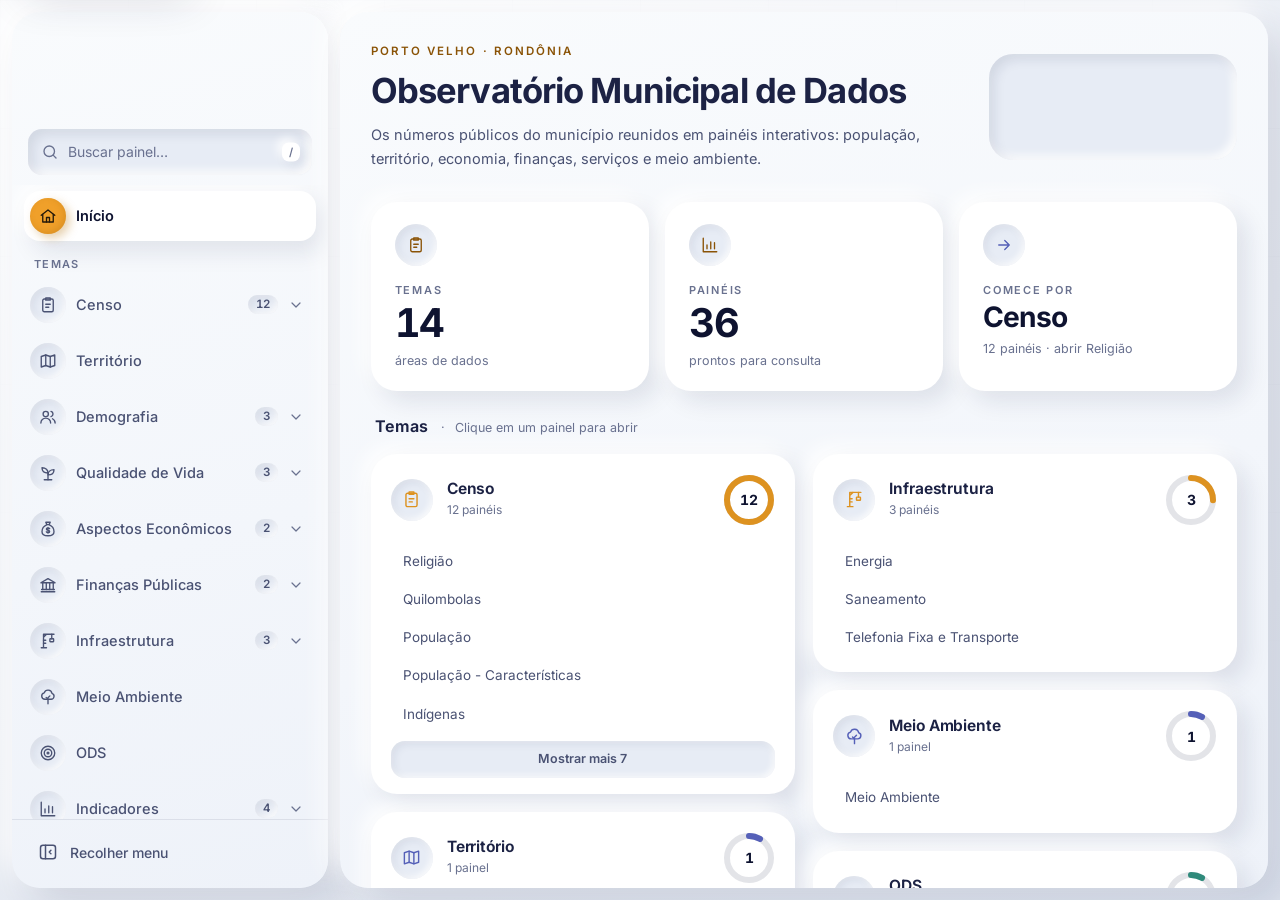
<file: index.html>
<!DOCTYPE html>
<html lang="pt-BR">
<head>
  <meta charset="utf-8">
  <meta name="viewport" content="width=device-width, initial-scale=1, viewport-fit=cover">
  <title>Observatório Municipal de Porto Velho</title>
  <meta name="description" content="Painéis públicos e interativos com dados de Porto Velho: censo, território, demografia, qualidade de vida, economia, finanças públicas, infraestrutura, meio ambiente, ODS e indicadores.">

  <!-- Segurança: só executa scripts/estilos do próprio site e só incorpora iframes do Power BI -->
  <meta http-equiv="Content-Security-Policy" content="default-src 'self'; script-src 'self'; style-src 'self'; font-src 'self'; img-src 'self' data:; frame-src https://app.powerbi.com; connect-src 'self'; manifest-src 'self'; object-src 'none'; base-uri 'self'; form-action 'none'; upgrade-insecure-requests">
  <meta name="referrer" content="strict-origin-when-cross-origin">

  <!-- Identidade / PWA -->
  <meta name="theme-color" content="#f3f6fb">
  <meta name="color-scheme" content="light">
  <link rel="icon" href="assets/img/favicon.ico" sizes="any">
  <link rel="icon" href="assets/img/favicon-32.png" type="image/png" sizes="32x32">
  <link rel="apple-touch-icon" href="assets/img/apple-touch-icon.png">
  <link rel="manifest" href="site.webmanifest">

  <!-- Compartilhamento (WhatsApp, redes sociais) -->
  <meta property="og:type" content="website">
  <meta property="og:locale" content="pt_BR">
  <meta property="og:site_name" content="Observatório Municipal de Porto Velho">
  <meta property="og:title" content="Observatório Municipal de Porto Velho">
  <meta property="og:description" content="Painéis públicos e interativos com dados do município.">
  <meta property="og:image" content="assets/img/og-image.png">
  <meta property="og:image:width" content="1200">
  <meta property="og:image:height" content="630">
  <meta property="og:image:alt" content="Logo do Observatório Municipal de Porto Velho">
  <meta name="twitter:card" content="summary_large_image">

  <!-- Desempenho: fonte própria e conexão antecipada com o Power BI -->
  <link rel="preload" href="assets/fonts/inter-latin-wght-normal.woff2" as="font" type="font/woff2" crossorigin>
  <link rel="preconnect" href="https://app.powerbi.com">
  <link rel="dns-prefetch" href="https://app.powerbi.com">

  <link rel="stylesheet" href="assets/css/styles.css">

  <script src="assets/js/catalogo.js" defer></script>
  <script src="assets/js/app.js" defer></script>

  <script type="application/ld+json">
  {
    "@context": "https://schema.org",
    "@type": "WebSite",
    "name": "Observatório Municipal de Porto Velho",
    "inLanguage": "pt-BR",
    "description": "Painéis públicos e interativos com dados do município de Porto Velho (RO).",
    "about": { "@type": "City", "name": "Porto Velho", "containedInPlace": { "@type": "State", "name": "Rondônia" } }
  }
  </script>
</head>
<body>
  <a class="pular-link" href="#principal">Pular para o conteúdo</a>

  <!-- Ícones (sprite SVG). Uso: <svg class="icone"><use href="#i-nome"/></svg> -->
  <svg class="sprite" aria-hidden="true" focusable="false" xmlns="http://www.w3.org/2000/svg">
    <defs>
      <!-- temas -->
      <symbol id="i-prancheta" viewBox="0 0 24 24"><rect x="5" y="4" width="14" height="17" rx="2"/><path d="M9 2.5h6v3H9z"/><path d="M9 11h6M9 15h4"/></symbol>
      <symbol id="i-mapa" viewBox="0 0 24 24"><path d="M9 4 3 6v14l6-2 6 2 6-2V4l-6 2-6-2z"/><path d="M9 4v14M15 6v14"/></symbol>
      <symbol id="i-pessoas" viewBox="0 0 24 24"><circle cx="9" cy="8" r="3.5"/><path d="M2.5 20a6.5 6.5 0 0 1 13 0"/><path d="M16 4.6a3.5 3.5 0 0 1 0 6.8M18 14.3a6.5 6.5 0 0 1 3.5 5.7"/></symbol>
      <symbol id="i-broto" viewBox="0 0 24 24"><path d="M12 21v-9"/><path d="M12 12C12 8 9.2 5 4 5c0 4.4 3 7 8 7z"/><path d="M12 14.5c0-4 2.8-7 8-7 0 4.4-3 7-8 7z"/><path d="M7 21h10"/></symbol>
      <symbol id="i-dinheiro" viewBox="0 0 24 24"><path d="M9 3h6l-1.6 3.2h-2.8z"/><path d="M10.6 6.2C6.6 8 4 12 4 15.5 4 19 6.6 21 12 21s8-2 8-5.5c0-3.5-2.6-7.5-6.6-9.3"/><path d="M12 10v7.5M14.2 11.6c-.4-.7-1.2-1.1-2.2-1.1-1.2 0-2.2.6-2.2 1.6s1 1.4 2.2 1.6 2.2.6 2.2 1.6-1 1.6-2.2 1.6c-1 0-1.9-.5-2.3-1.2"/></symbol>
      <symbol id="i-predio-publico" viewBox="0 0 24 24"><path d="M2.5 9 12 3.5 21.5 9z"/><path d="M5 9.5V18M9.7 9.5V18M14.3 9.5V18M19 9.5V18"/><path d="M3 21h18M3.5 18h17"/></symbol>
      <symbol id="i-guindaste" viewBox="0 0 24 24"><path d="M6 21V3M6 3h14M6 7l4-4M3 21h7"/><path d="M17 3v6"/><rect x="14.5" y="9" width="5" height="4" rx=".6"/><path d="M6 11h3M6 15h3"/></symbol>
      <symbol id="i-arvore" viewBox="0 0 24 24"><path d="M12 21v-6"/><path d="M8 15h8a4 4 0 0 0 1.3-7.8A5.3 5.3 0 0 0 7 6.5 4.3 4.3 0 0 0 8 15z"/><path d="M12 15l-2.5-2.5M12 13l2.5-2.5"/></symbol>
      <symbol id="i-alvo" viewBox="0 0 24 24"><circle cx="12" cy="12" r="9"/><circle cx="12" cy="12" r="5"/><circle cx="12" cy="12" r="1.2"/></symbol>
      <symbol id="i-barras" viewBox="0 0 24 24"><path d="M3 3v18h18"/><path d="M8 17v-5M13 17V8M18 17v-8"/></symbol>
      <symbol id="i-planta" viewBox="0 0 24 24"><path d="M3 21V8l6-4v17"/><path d="M9 21h12V11l-6-3"/><path d="M13 13h2M13 17h2M5.5 11h1M5.5 15h1"/></symbol>
      <symbol id="i-escudo" viewBox="0 0 24 24"><path d="M12 3 4 6v6c0 4.5 3.4 8.1 8 9 4.6-.9 8-4.5 8-9V6z"/><path d="M9 12l2 2 4-4"/></symbol>
      <symbol id="i-medidor" viewBox="0 0 24 24"><path d="M4 18a9 9 0 1 1 16 0"/><path d="M12 14l4.5-4.5"/><circle cx="12" cy="14" r="1.2"/></symbol>
      <symbol id="i-trofeu" viewBox="0 0 24 24"><path d="M7 4h10v5a5 5 0 0 1-10 0z"/><path d="M17 6h2.5a2.5 2.5 0 0 1-2.5 4M7 6H4.5A2.5 2.5 0 0 0 7 10"/><path d="M12 14v3M8 21h8M9.5 17h5"/></symbol>
      <symbol id="i-banco-dados" viewBox="0 0 24 24"><ellipse cx="12" cy="5.5" rx="7.5" ry="2.5"/><path d="M4.5 5.5v13c0 1.4 3.4 2.5 7.5 2.5s7.5-1.1 7.5-2.5v-13"/><path d="M4.5 12c0 1.4 3.4 2.5 7.5 2.5s7.5-1.1 7.5-2.5"/></symbol>
      <!-- interface -->
      <symbol id="i-inicio" viewBox="0 0 24 24"><path d="M3 11l9-7 9 7"/><path d="M5 10v10h14V10"/><path d="M10 20v-6h4v6"/></symbol>
      <symbol id="i-seta" viewBox="0 0 24 24"><path d="M6 9l6 6 6-6"/></symbol>
      <symbol id="i-seta-direita" viewBox="0 0 24 24"><path d="M5 12h14M13 6l6 6-6 6"/></symbol>
      <symbol id="i-seta-cima" viewBox="0 0 24 24"><path d="M12 19V5M6 11l6-6 6 6"/></symbol>
      <symbol id="i-menu" viewBox="0 0 24 24"><path d="M4 7h16M4 12h16M4 17h16"/></symbol>
      <symbol id="i-fechar" viewBox="0 0 24 24"><path d="M6 6l12 12M18 6 6 18"/></symbol>
      <symbol id="i-busca" viewBox="0 0 24 24"><circle cx="11" cy="11" r="7"/><path d="M20 20l-3.5-3.5"/></symbol>
      <symbol id="i-recarregar" viewBox="0 0 24 24"><path d="M20 11a8 8 0 1 0-2.3 5.7"/><path d="M20 4v7h-7"/></symbol>
      <symbol id="i-link" viewBox="0 0 24 24"><path d="M10 13a5 5 0 0 0 7.5.5l3-3a5 5 0 0 0-7-7l-1.7 1.7"/><path d="M14 11a5 5 0 0 0-7.5-.5l-3 3a5 5 0 0 0 7 7l1.7-1.7"/></symbol>
      <symbol id="i-nova-aba" viewBox="0 0 24 24"><path d="M14 4h6v6M20 4l-9 9"/><path d="M18 14v5a1 1 0 0 1-1 1H5a1 1 0 0 1-1-1V7a1 1 0 0 1 1-1h5"/></symbol>
      <symbol id="i-tela-cheia" viewBox="0 0 24 24"><path d="M4 9V4h5M20 9V4h-5M4 15v5h5M20 15v5h-5"/></symbol>
      <symbol id="i-sair-tela-cheia" viewBox="0 0 24 24"><path d="M9 4v5H4M15 4v5h5M9 20v-5H4M15 20v-5h5"/></symbol>
      <symbol id="i-recolher" viewBox="0 0 24 24"><rect x="3" y="4" width="18" height="16" rx="3"/><path d="M9 4v16"/><path d="M15.5 10l-2 2 2 2"/></symbol>
      <symbol id="i-info" viewBox="0 0 24 24"><circle cx="12" cy="12" r="9"/><path d="M12 11v5M12 8h.01"/></symbol>
    </defs>
  </svg>

  <div class="app" data-menu="expandido" data-vista="inicio">

    <!-- ===================== MENU LATERAL ===================== -->
    <aside class="lateral vidro" id="menu-lateral" aria-label="Menu de painéis">
      <div class="lateral__marca">
        <a class="marca" href="#/" title="Página inicial">
          <img class="marca__logo" src="assets/img/logo-azul.png" alt="Observatório Municipal de Porto Velho — página inicial" width="1000" height="316" decoding="async">
          <img class="marca__simbolo" src="assets/img/simbolo-azul.png" alt="Observatório Municipal de Porto Velho — página inicial" width="176" height="123" decoding="async">
        </a>
        <button class="botao-icone lateral__fechar" id="botao-fechar-menu" type="button" aria-label="Fechar menu">
          <svg class="icone" aria-hidden="true" focusable="false"><use href="#i-fechar"/></svg>
        </button>
      </div>

      <div class="busca" role="search">
        <label class="sr-only" for="busca">Buscar painel</label>
        <svg class="icone busca__icone" aria-hidden="true" focusable="false"><use href="#i-busca"/></svg>
        <input class="busca__campo" id="busca" type="search" placeholder="Buscar painel…" autocomplete="off" spellcheck="false" enterkeyhint="go" aria-describedby="busca-dica">
        <kbd class="busca__atalho" aria-hidden="true">/</kbd>
        <span class="sr-only" id="busca-dica">Digite para filtrar o menu. Enter abre o primeiro resultado.</span>
        <button class="busca__trilho" id="busca-trilho" type="button" aria-label="Buscar painel" data-dica="Buscar painel">
          <svg class="icone" aria-hidden="true" focusable="false"><use href="#i-busca"/></svg>
        </button>
      </div>

      <nav class="lateral__nav" aria-label="Painéis por tema">
        <ul class="nav nav--fixo" role="list">
          <li class="nav__item nav__item--inicio">
            <a class="nav__secao nav__secao--link" href="#/" data-rota="" data-dica="Início">
              <span class="nav__icone"><svg class="icone" aria-hidden="true" focusable="false"><use href="#i-inicio"/></svg></span>
              <span class="nav__rotulo">Início</span>
            </a>
          </li>
        </ul>
        <p class="nav__grupo" aria-hidden="true">Temas</p>
        <ul class="nav" id="nav-lista" role="list"></ul>
        <p class="nav__vazio" id="nav-vazio" hidden>Nenhum painel encontrado.</p>
      </nav>

      <div class="lateral__rodape">
        <button class="botao-recolher" id="botao-recolher" type="button" aria-pressed="false" aria-label="Recolher menu" data-dica="Expandir menu">
          <svg class="icone" aria-hidden="true" focusable="false"><use href="#i-recolher"/></svg>
          <span class="botao-recolher__texto">Recolher menu</span>
        </button>
      </div>
    </aside>

    <div class="scrim" id="scrim" hidden></div>

    <!-- ===================== ÁREA PRINCIPAL ===================== -->
    <div class="corpo vidro">
      <header class="topo">
        <button class="botao-icone topo__menu" id="botao-menu" type="button" aria-controls="menu-lateral" aria-expanded="false" aria-label="Abrir menu">
          <svg class="icone" aria-hidden="true" focusable="false"><use href="#i-menu"/></svg>
        </button>

        <div class="topo__titulos">
          <nav class="migalhas" id="migalhas" aria-label="Você está aqui"><ol></ol></nav>
          <h1 class="topo__titulo" id="titulo-painel" tabindex="-1" hidden>Painel</h1>
        </div>

        <div class="acoes" id="acoes-painel" hidden>
          <button class="acao acao--destaque" id="acao-tela-cheia" type="button" aria-pressed="false" title="Ver em tela cheia">
            <svg class="icone" aria-hidden="true" focusable="false"><use href="#i-tela-cheia"/></svg>
            <span class="acao__texto">Tela cheia</span>
          </button>
        </div>
      </header>

      <main class="principal" id="principal" tabindex="-1">

        <!-- Página inicial -->
        <section class="vista vista--inicio" id="vista-inicio" aria-labelledby="titulo-inicio">

          <header class="abertura">
            <div class="abertura__texto">
              <p class="abertura__local">Porto Velho · Rondônia</p>
              <h1 class="abertura__titulo" id="titulo-inicio" tabindex="-1" data-foco>Observatório Municipal de Dados</h1>
              <p class="abertura__descricao">Os números públicos do município reunidos em painéis interativos: população, território, economia, finanças, serviços e meio ambiente.</p>
            </div>
            <div class="abertura__moldura">
              <img class="abertura__logo" src="assets/img/logo-azul.png" alt="" width="1000" height="316" decoding="async">
            </div>
          </header>

          <ul class="resumo" role="list">
            <li class="resumo__item">
              <span class="resumo__icone"><svg class="icone" aria-hidden="true" focusable="false"><use href="#i-prancheta"/></svg></span>
              <p class="resumo__rotulo">Temas</p>
              <p class="resumo__valor" id="total-temas">–</p>
              <p class="resumo__nota">áreas de dados</p>
            </li>
            <li class="resumo__item">
              <span class="resumo__icone"><svg class="icone" aria-hidden="true" focusable="false"><use href="#i-barras"/></svg></span>
              <p class="resumo__rotulo">Painéis</p>
              <p class="resumo__valor" id="total-paineis">–</p>
              <p class="resumo__nota">prontos para consulta</p>
            </li>
            <li class="resumo__item resumo__item--atalho">
              <a class="resumo__link" id="atalho-destaque" href="#/">
                <span class="resumo__icone"><svg class="icone" aria-hidden="true" focusable="false"><use href="#i-seta-direita"/></svg></span>
                <span class="resumo__rotulo">Comece por</span>
                <span class="resumo__valor" id="atalho-titulo">–</span>
                <span class="resumo__nota" id="atalho-nota">o maior conjunto de painéis</span>
              </a>
            </li>
          </ul>

          <div class="colunas">
            <section class="temas" aria-labelledby="titulo-temas">
              <div class="cabecalho-secao">
                <h2 class="cabecalho-secao__titulo" id="titulo-temas" tabindex="-1">Temas</h2>
                <p class="cabecalho-secao__nota">Clique em um painel para abrir</p>
              </div>
              <ul class="grade-temas" id="grade-temas" role="list"></ul>
            </section>

            <aside class="coluna-lateral" aria-label="Resumo do acervo">
              <section class="bloco" aria-labelledby="titulo-distribuicao">
                <h2 class="bloco__titulo" id="titulo-distribuicao">Painéis por tema</h2>
                <ul class="barras" id="barras-temas" role="list"></ul>
              </section>

              <section class="bloco" aria-labelledby="titulo-como-usar">
                <h2 class="bloco__titulo" id="titulo-como-usar">Como usar</h2>
                <ol class="passos">
                  <li>Escolha um tema no menu ao lado ou nos cartões.</li>
                  <li>Clique nos gráficos para filtrar. As páginas de cada painel ficam na barra inferior dele.</li>
                  <li><strong>Tela cheia</strong> amplia o painel e <strong>Copiar link</strong> gera um endereço direto para ele.</li>
                </ol>
              </section>
            </aside>
          </div>

          <footer class="rodape">
            <div class="rodape__marcas">
              <img class="rodape__marca" src="assets/img/simbolo-azul.png" alt="" width="176" height="123" loading="lazy">
              <img class="rodape__semec" src="assets/img/semec-horizontal-azul.png" alt="Secretaria Municipal de Economia — SEMEC · Cidade de Porto Velho" width="640" height="117" loading="lazy">
            </div>
            <p class="rodape__texto">
              © <span id="ano-atual">2026</span> Observatório Municipal de Porto Velho
              <span class="rodape__orgao">Departamento de Pesquisa, Estatística e Indicadores — DPEI</span>
              <span class="rodape__orgao">Secretaria Municipal de Economia — SEMEC</span>
            </p>
            <p class="rodape__nota">Painéis publicados com Microsoft Power BI</p>
          </footer>
        </section>

        <!-- Painel selecionado -->
        <section class="vista vista--painel" id="vista-painel" aria-labelledby="titulo-painel" hidden>
          <div class="palco-moldura">
            <div class="palco" id="palco">
              <div class="carregando" id="carregando" role="status">
                <div class="esqueleto" aria-hidden="true">
                  <span class="esqueleto__barra"></span>
                  <span class="esqueleto__linha">
                    <span class="esqueleto__bloco"></span><span class="esqueleto__bloco"></span><span class="esqueleto__bloco"></span><span class="esqueleto__bloco"></span>
                  </span>
                  <span class="esqueleto__linha esqueleto__linha--grande">
                    <span class="esqueleto__bloco"></span><span class="esqueleto__bloco"></span>
                  </span>
                </div>
                <span class="carregando__texto">Carregando painel…</span>
              </div>
              <div class="aviso" id="aviso-lentidao" role="status" hidden>
                <p><strong>O painel está demorando para carregar.</strong><br>A conexão pode estar lenta ou o Power BI pode estar indisponível no momento.</p>
                <a class="botao botao--destaque" id="aviso-nova-aba" href="#" target="_blank" rel="noopener noreferrer">
                  Abrir direto no Power BI
                  <svg class="icone" aria-hidden="true" focusable="false"><use href="#i-nova-aba"/></svg>
                </a>
              </div>
            </div>
          </div>
        </section>

        <!-- Rota inexistente -->
        <section class="vista vista--vazia" id="vista-nao-encontrado" aria-labelledby="titulo-404" hidden>
          <div class="estado-vazio">
            <p class="estado-vazio__codigo" aria-hidden="true">404</p>
            <h1 id="titulo-404" tabindex="-1" data-foco>Painel não encontrado</h1>
            <p>O endereço pode ter mudado ou o painel foi removido. Procure pelo tema no menu ou volte ao início.</p>
            <a class="botao botao--destaque" href="#/">Voltar ao início</a>
          </div>
        </section>
      </main>

      <button class="voltar-topo" id="voltar-topo" type="button" aria-label="Voltar ao topo" hidden>
        <svg class="icone" aria-hidden="true" focusable="false"><use href="#i-seta-cima"/></svg>
      </button>
    </div>
  </div>

  <div class="dica-flutuante" id="dica-flutuante" role="tooltip" hidden></div>
  <div class="sr-only" id="anunciador" aria-live="polite" aria-atomic="true"></div>

  <noscript>
    <div class="sem-js">
      <p><strong>Este site precisa de JavaScript</strong> para exibir o menu e os painéis. Ative o JavaScript no navegador e recarregue a página.</p>
    </div>
  </noscript>
</body>
</html>
</file>
<file: assets/css/styles.css>
/* ==========================================================================
   Observatório Municipal de Porto Velho — estilos
   --------------------------------------------------------------------------
   Estrutura baseada no "modelo observatório" (menu lateral com dropdowns +
   painel ao lado) e linguagem visual do "UI.png" (vidro fosco, cantos
   generosos, botões em pílula e trilho flutuante de ícones).
   Sumário:
     1. Fonte            6. Menu lateral          11. Página 404
     2. Tokens           7. Menu recolhido        12. Elementos flutuantes
     3. Base             8. Barra superior        13. Responsivo
     4. Utilidades       9. Página inicial        14. Acessibilidade e
     5. Estrutura       10. Área do painel            preferências
   ========================================================================== */

/* 1. Fonte (Inter, hospedada no próprio site: rápida e sem rastreadores) */
@font-face {
  font-family: "Inter";
  font-style: normal;
  font-weight: 100 900;
  font-display: swap;
  src: url("../fonts/inter-latin-wght-normal.woff2") format("woff2-variations"),
       url("../fonts/inter-latin-wght-normal.woff2") format("woff2");
  unicode-range: U+0000-00FF, U+0131, U+0152-0153, U+02BB-02BC, U+02C6, U+02DA, U+02DC, U+0304, U+0308, U+0329, U+2000-206F, U+20AC, U+2122, U+2191, U+2193, U+2212, U+2215, U+FEFF, U+FFFD;
}

/* 2. Tokens de design ===================================================== */
:root {
  /* Marca */
  --azul-950: #04032c;        /* azul do logo — usado como texto sobre âmbar */
  --ambar-400: #f0a02a;       /* preenchimento de destaque */
  --ambar-300: #ffbd60;       /* destaque sob o ponteiro */
  --ambar-texto: #8a5306;     /* âmbar legível como texto sobre fundo claro */

  /* Superfícies claras (soft UI em luz): gelo, branco e sombra suave */
  --fundo: #e9edf4;           /* fundo da página (gelo) */
  --janela: #f3f6fb;          /* menu lateral e janela principal */
  --janela-topo: #f9fbfd;
  --superficie: #ffffff;      /* cartões */
  --superficie-2: #f4f7fd;    /* cartão sob o ponteiro */
  --poco: #e7ecf5;            /* campos, trilhos e ícones afundados */
  --pilula: #ffffff;
  --linha: rgba(20, 26, 60, 0.09);

  /* Texto */
  --texto: #1c2244;           /* corrente */
  --texto-forte: #0e1330;     /* títulos e realces */
  --texto-2: #4a5273;         /* secundário */
  --texto-3: #69718f;         /* apoio (contraste AA em branco e em gelo) */

  /* Sombras: luz no canto superior esquerdo, sombra no inferior direito */
  --relevo-alto: 18px 18px 40px rgba(24, 32, 72, 0.13), -12px -12px 30px rgba(255, 255, 255, 0.95);
  --relevo: 10px 10px 24px rgba(24, 32, 72, 0.10), -8px -8px 20px rgba(255, 255, 255, 0.92);
  --relevo-leve: 5px 5px 14px rgba(24, 32, 72, 0.08), -4px -4px 10px rgba(255, 255, 255, 0.88);
  --afundado: inset 5px 5px 12px rgba(24, 32, 72, 0.10), inset -4px -4px 10px rgba(255, 255, 255, 0.95);
  --afundado-leve: inset 3px 3px 8px rgba(24, 32, 72, 0.08), inset -2px -2px 6px rgba(255, 255, 255, 0.9);
  --sombra-janela: var(--relevo-alto);
  --sombra-flutuante: 0 18px 44px -14px rgba(24, 32, 72, 0.3);

  /* Cores dos anéis (foscas, legíveis sobre branco) */
  --anel-1: #dd9220;
  --anel-2: #5560b8;
  --anel-3: #2f8a7b;

  /* ---- Encaixe do painel do Power BI -----------------------------------
     O Power BI desenha o relatório no modo "ajustar à página": ele mantém a
     proporção original e preenche o resto de branco. Para não aparecer faixa
     branca, a moldura do painel é recortada na MESMA proporção do relatório
     (nada é esticado; o que sobra fica com o fundo da janela).

     --razao-painel   = largura ÷ altura da página do relatório.
                        Medido nos painéis da Prefeitura: 1600 × 873 = 1.8326.
                        16:9 = 1.7778 · 16:10 = 1.6 · 4:3 = 1.3333.
                        Cada painel pode ter o seu valor: veja "proporcao"
                        em assets/js/catalogo.js.
     --barra-powerbi  = altura da barra inferior do Power BI (logo, páginas
                        e zoom), que não faz parte do relatório.
     Se ainda sobrar faixa branca DOS LADOS, aumente --razao-painel;
     se sobrar EM CIMA e EMBAIXO, diminua.                                  */
  --razao-painel: 1.8326;
  --barra-powerbi: 60px;

  /* Forma e espaço */
  --raio-janela: 28px;
  --raio-cartao: 22px;
  --raio-controle: 14px;
  --espaco: 12px;
  --largura-lateral: 316px;
  --largura-trilho: 84px;

  /* Tipografia */
  --fonte: "Inter", system-ui, -apple-system, "Segoe UI", Roboto, "Helvetica Neue", Arial, sans-serif;

  /* Movimento */
  --suave: cubic-bezier(0.2, 0.8, 0.2, 1);

  color-scheme: light;
}

/* 3. Base ================================================================= */
*,
*::before,
*::after { box-sizing: border-box; }

[hidden] { display: none !important; }

html {
  -webkit-text-size-adjust: 100%;
  text-size-adjust: 100%;
  background-color: var(--fundo);
}

body {
  margin: 0;
  min-height: 100vh;
  min-height: 100dvh;
  overflow: hidden; /* a rolagem acontece dentro das janelas */
  font-family: var(--fonte);
  font-size: 15px;
  line-height: 1.5;
  color: var(--texto);
  -webkit-font-smoothing: antialiased;
  -moz-osx-font-smoothing: grayscale;
  font-feature-settings: "cv11", "ss01"; /* Inter: dígitos e "a" mais legíveis */
  background:
    radial-gradient(90vmax 70vmax at 12% -10%, rgba(255, 255, 255, 0.9), transparent 62%),
    linear-gradient(160deg, #f2f5fb 0%, var(--fundo) 55%, #dfe5f0 100%);
}

/* Painéis de parede sutis, como o fundo do UI.png */
body::before {
  content: "";
  position: fixed;
  inset: 0;
  z-index: 0;
  pointer-events: none;
  background-image:
    linear-gradient(to right, rgba(20, 26, 60, 0.05) 1px, transparent 1px),
    linear-gradient(to bottom, rgba(20, 26, 60, 0.05) 1px, transparent 1px);
  background-size: 128px 128px;
  opacity: 0.5;
  -webkit-mask-image: radial-gradient(120% 90% at 50% 30%, #000 0%, rgba(0, 0, 0, 0.3) 55%, transparent 80%);
  mask-image: radial-gradient(120% 90% at 50% 30%, #000 0%, rgba(0, 0, 0, 0.3) 55%, transparent 80%);
}

img, svg { display: block; max-width: 100%; }
button, input { font: inherit; color: inherit; }
button { cursor: pointer; }
a { color: inherit; }
h1, h2, h3 { line-height: 1.2; }

::selection { background: rgba(240, 160, 42, 0.35); color: var(--texto-forte); }

:focus-visible {
  outline: 2px solid var(--ambar-texto);
  outline-offset: 2px;
}
[tabindex="-1"]:focus { outline: none; }

/* 4. Utilidades =========================================================== */
.sr-only {
  position: absolute !important;
  width: 1px;
  height: 1px;
  padding: 0;
  margin: -1px;
  overflow: hidden;
  clip: rect(0 0 0 0);
  white-space: nowrap;
  border: 0;
}

.sprite { position: absolute; width: 0; height: 0; overflow: hidden; }

.icone {
  width: 20px;
  height: 20px;
  flex: none;
  fill: none;
  stroke: currentColor;
  stroke-width: 1.8;
  stroke-linecap: round;
  stroke-linejoin: round;
}

.pular-link {
  position: fixed;
  top: 12px;
  left: 12px;
  z-index: 200;
  padding: 10px 16px;
  border-radius: 10px;
  background: var(--ambar-400);
  color: var(--azul-950);
  box-shadow: var(--sombra-flutuante);
  font-weight: 700;
  text-decoration: none;
  transform: translateY(-160%);
  transition: transform 0.2s var(--suave);
}
.pular-link:focus { transform: none; }

.vidro {
  background: linear-gradient(165deg, var(--janela-topo) 0%, var(--janela) 60%, #eef2f9 100%);
  border: 0;
  border-radius: var(--raio-janela);
  box-shadow: var(--relevo-alto);
}

.botao-icone {
  display: grid;
  place-items: center;
  width: 44px;
  height: 44px;
  flex: none;
  padding: 0;
  border: 0;
  border-radius: 50%;
  background: var(--pilula);
  box-shadow: var(--relevo-leve);
  color: var(--texto);
  transition: box-shadow 0.2s, color 0.2s;
}
.botao-icone:hover { color: var(--texto-forte); box-shadow: var(--relevo); }
.botao-icone:active { box-shadow: var(--afundado-leve); }

.botao {
  display: inline-flex;
  align-items: center;
  justify-content: center;
  gap: 10px;
  min-height: 46px;
  padding: 0 22px;
  border: 0;
  border-radius: 999px;
  background: var(--pilula);
  box-shadow: var(--relevo);
  color: var(--texto);
  font-size: 15px;
  font-weight: 600;
  line-height: 1;
  text-decoration: none;
  transition: transform 0.2s var(--suave), box-shadow 0.2s;
}
.botao:hover { box-shadow: var(--relevo-alto); }
.botao:active { transform: scale(0.98); box-shadow: var(--afundado-leve); }
.botao .icone { width: 18px; height: 18px; }

.botao--destaque {
  background: var(--ambar-400);
  color: #24190a;
  box-shadow: 8px 8px 20px rgba(184, 120, 20, 0.28), -5px -5px 14px rgba(255, 255, 255, 0.9);
}
.botao--destaque:hover { background: var(--ambar-300); }

mark {
  padding: 0 2px;
  border-radius: 4px;
  background: rgba(240, 160, 42, 0.32);
  color: var(--texto-forte);
}

/* 5. Estrutura ============================================================ */
.app {
  position: relative;
  z-index: 1;
  display: grid;
  grid-template-columns: var(--largura-lateral) minmax(0, 1fr);
  gap: var(--espaco);
  height: 100vh;
  height: 100dvh;
  padding: var(--espaco);
  transition: grid-template-columns 0.35s var(--suave);
}
.app[data-menu="recolhido"] { grid-template-columns: var(--largura-trilho) minmax(0, 1fr); }

.corpo {
  position: relative;
  display: flex;
  flex-direction: column;
  min-width: 0;
  min-height: 0;
  overflow: hidden;
}

.principal {
  flex: 1;
  min-height: 0;
  overflow-x: hidden;
  overflow-y: auto;
  overscroll-behavior: contain;
  scrollbar-width: thin;
  scrollbar-color: rgba(28, 34, 68, 0.22) transparent;
  outline: none;
}
.app[data-vista="painel"] .principal { overflow: hidden; padding: 10px; }

/* 6. Menu lateral ========================================================= */
.lateral {
  display: flex;
  flex-direction: column;
  min-height: 0;
  overflow: hidden;
  transition: border-radius 0.35s var(--suave);
}

.lateral__marca {
  position: relative;
  display: flex;
  align-items: center;
  justify-content: center;
  padding: 24px 20px 18px;
}

.marca {
  display: block;
  border-radius: 12px;
  transition: opacity 0.2s;
}
.marca:hover { opacity: 0.88; }
.marca__logo { width: 236px; height: auto; }
.marca__simbolo { display: none; width: 50px; height: auto; }

.lateral__fechar { display: none; position: absolute; top: 16px; right: 16px; }

/* Busca */
.busca { position: relative; margin: 0 16px 10px; }
.busca__icone {
  position: absolute;
  top: 50%;
  left: 13px;
  width: 18px;
  height: 18px;
  color: var(--texto-3);
  transform: translateY(-50%);
  pointer-events: none;
}
.busca__campo {
  width: 100%;
  height: 46px;
  padding: 0 40px;
  border: 0;
  border-radius: 14px;
  background: var(--poco);
  box-shadow: var(--afundado);
  font-size: 14px;
  transition: box-shadow 0.2s, background-color 0.2s;
}
.busca__campo::placeholder { color: var(--texto-3); opacity: 1; }
.busca__campo:focus {
  outline: none;
  box-shadow: var(--afundado), 0 0 0 2px rgba(224, 160, 68, 0.55);
}
.busca__atalho {
  position: absolute;
  top: 50%;
  right: 12px;
  padding: 4px 7px;
  border: 0;
  border-radius: 7px;
  background: var(--pilula);
  box-shadow: var(--relevo-leve);
  color: var(--texto-3);
  font: 600 11px/1 var(--fonte);
  transform: translateY(-50%);
  pointer-events: none;
  transition: opacity 0.15s;
}
.busca__campo:focus ~ .busca__atalho,
.busca__campo:not(:placeholder-shown) ~ .busca__atalho { opacity: 0; }
.busca__trilho { display: none; }

/* Navegação */
.lateral__nav {
  flex: 1;
  min-height: 0;
  padding: 6px 12px 14px;
  overflow-y: auto;
  overscroll-behavior: contain;
  scrollbar-width: thin;
  scrollbar-color: rgba(28, 34, 68, 0.2) transparent;
}

.nav {
  display: flex;
  flex-direction: column;
  gap: 6px;
  margin: 0;
  padding: 0;
  list-style: none;
}

.nav__grupo {
  margin: 18px 10px 10px;
  color: var(--texto-3);
  font-size: 11px;
  font-weight: 600;
  line-height: 1;
  letter-spacing: 0.12em;
  text-transform: uppercase;
}
.lateral__nav.is-buscando .nav--fixo,
.lateral__nav.is-buscando .nav__grupo { display: none; }

.nav__secao {
  display: flex;
  align-items: center;
  gap: 10px;
  width: 100%;
  min-height: 50px;
  padding: 6px 12px 6px 6px;
  border: 0;
  border-radius: 16px;
  background: transparent;
  color: var(--texto-2);
  font-size: 14.5px;
  font-weight: 500;
  line-height: 1.25;
  text-align: left;
  text-decoration: none;
  transition: background-color 0.2s, box-shadow 0.2s, color 0.2s;
}
.nav__secao:hover { background: var(--superficie); box-shadow: var(--relevo-leve); color: var(--texto-forte); }
.nav__secao[aria-expanded="true"] { background: var(--superficie); color: var(--texto-forte); }
.nav__secao[aria-current="page"] {
  background: var(--superficie);
  box-shadow: var(--relevo);
  color: var(--texto-forte);
  font-weight: 600;
}

.nav__icone {
  display: grid;
  place-items: center;
  width: 36px;
  height: 36px;
  flex: none;
  border-radius: 50%;
  background: var(--poco);
  box-shadow: var(--afundado-leve);
  color: var(--texto-2);
  transition: background-color 0.2s, color 0.2s, box-shadow 0.2s;
}
.nav__icone .icone { width: 18px; height: 18px; }
.nav__item.is-ativo > .nav__secao .nav__icone {
  background: var(--ambar-400);
  color: #24190a;
  box-shadow: 4px 4px 10px rgba(184, 120, 20, 0.35), inset -2px -2px 6px rgba(160, 100, 10, 0.25);
}

.nav__rotulo {
  flex: 1;
  min-width: 0;
  overflow: hidden;
  text-overflow: ellipsis;
  white-space: nowrap;
}

.nav__contagem {
  padding: 4px 8px;
  border-radius: 999px;
  background: var(--poco);
  box-shadow: var(--afundado-leve);
  color: var(--texto-2);
  font-size: 11.5px;
  font-weight: 600;
  line-height: 1;
  font-variant-numeric: tabular-nums;
}

.nav__seta {
  width: 16px;
  height: 16px;
  color: var(--texto-3);
  transition: transform 0.25s var(--suave);
}
.nav__secao[aria-expanded="true"] .nav__seta { transform: rotate(180deg); }

/* Dropdown com animação de altura (grid 0fr → 1fr) */
.nav__painel {
  display: grid;
  grid-template-rows: 0fr;
  visibility: hidden;
  transition: grid-template-rows 0.28s var(--suave), visibility 0s linear 0.28s;
}
.nav__secao[aria-expanded="true"] + .nav__painel {
  grid-template-rows: 1fr;
  visibility: visible;
  transition: grid-template-rows 0.28s var(--suave), visibility 0s;
}
.nav__painel-interno { min-height: 0; overflow: hidden; }

.nav__sub {
  position: relative;
  margin: 0;
  padding: 6px 0 8px;
  list-style: none;
}
.nav__sub::before { /* linha-guia, como a linha de conversa do UI.png */
  content: "";
  position: absolute;
  top: 4px;
  bottom: 14px;
  left: 24px;
  width: 1px;
  background: linear-gradient(rgba(28, 34, 68, 0.16), rgba(28, 34, 68, 0.04));
}

.nav__link {
  position: relative;
  display: block;
  margin-left: 40px;
  padding: 8px 12px;
  border-radius: 10px;
  color: var(--texto-2);
  font-size: 14px;
  line-height: 1.3;
  text-decoration: none;
  transition: background-color 0.2s, color 0.2s;
}
.nav__link::before {
  content: "";
  position: absolute;
  top: 50%;
  left: -15.5px;
  width: 7px;
  height: 7px;
  border: 1px solid rgba(28, 34, 68, 0.18);
  border-radius: 50%;
  background: var(--poco);
  transform: translate(-50%, -50%);
  transition: background-color 0.2s, border-color 0.2s, box-shadow 0.2s;
}
.nav__link:hover { background: var(--superficie); color: var(--texto-forte); }
.nav__link[aria-current="page"] {
  background: var(--superficie);
  box-shadow: var(--relevo-leve);
  color: var(--texto-forte);
  font-weight: 600;
}
.nav__link[aria-current="page"]::before {
  border-color: var(--ambar-400);
  background: var(--ambar-400);
  box-shadow: 0 0 0 4px rgba(240, 160, 42, 0.22);
}

.nav__vazio { margin: 14px 10px; color: var(--texto-3); font-size: 14px; }

.lateral__rodape { padding: 10px 12px 14px; border-top: 1px solid var(--linha); }

.botao-recolher {
  display: flex;
  align-items: center;
  gap: 12px;
  width: 100%;
  min-height: 44px;
  padding: 6px 14px;
  border: 0;
  border-radius: 14px;
  background: transparent;
  color: var(--texto-2);
  font-size: 14px;
  font-weight: 500;
  transition: background-color 0.2s, color 0.2s;
}
.botao-recolher:hover { background: var(--superficie); box-shadow: var(--relevo-leve); color: var(--texto-forte); }
.botao-recolher .icone { transition: transform 0.3s var(--suave); }

/* 7. Menu recolhido: trilho flutuante de ícones (desktop) ================= */
.app[data-menu="recolhido"] .lateral { border-radius: 42px; }
.app[data-menu="recolhido"] .lateral__marca { padding: 20px 8px 12px; }
.app[data-menu="recolhido"] .marca__logo { display: none; }
.app[data-menu="recolhido"] .marca__simbolo { display: block; }

.app[data-menu="recolhido"] .busca { display: flex; justify-content: center; margin: 0 0 6px; }
.app[data-menu="recolhido"] .busca__campo,
.app[data-menu="recolhido"] .busca__icone,
.app[data-menu="recolhido"] .busca__atalho { display: none; }
.app[data-menu="recolhido"] .busca__trilho {
  display: grid;
  place-items: center;
  width: 48px;
  height: 48px;
  padding: 0;
  border: 0;
  border-radius: 50%;
  background: var(--poco);
  box-shadow: var(--afundado-leve);
  color: var(--texto-2);
  transition: box-shadow 0.2s, color 0.2s;
}
.app[data-menu="recolhido"] .busca__trilho:hover { box-shadow: var(--relevo-leve); color: var(--texto-forte); background: var(--superficie); }

.app[data-menu="recolhido"] .lateral__nav { padding: 4px 0 12px; scrollbar-width: none; }
.app[data-menu="recolhido"] .lateral__nav::-webkit-scrollbar { display: none; }
.app[data-menu="recolhido"] .nav { align-items: center; gap: 4px; }
.app[data-menu="recolhido"] .nav__secao {
  justify-content: center;
  width: 48px;
  min-height: 48px;
  padding: 0;
  border-color: transparent;
  border-radius: 50%;
  background: transparent;
}
.app[data-menu="recolhido"] .nav__secao:hover,
.app[data-menu="recolhido"] .nav__secao[aria-current="page"] { background: var(--superficie-2); box-shadow: var(--relevo-leve); }
.app[data-menu="recolhido"] .nav__rotulo {
  position: absolute;
  width: 1px;
  height: 1px;
  overflow: hidden;
  clip: rect(0 0 0 0);
}
.app[data-menu="recolhido"] .nav__contagem,
.app[data-menu="recolhido"] .nav__seta,
.app[data-menu="recolhido"] .nav__painel { display: none; }
.app[data-menu="recolhido"] .nav__grupo {
  width: 28px;
  height: 1px;
  margin: 10px auto;
  overflow: hidden;
  background: rgba(28, 34, 68, 0.14);
  color: transparent;
}
.app[data-menu="recolhido"] .lateral__rodape { border-top-color: transparent; }
.app[data-menu="recolhido"] .botao-recolher {
  justify-content: center;
  width: 48px;
  height: 48px;
  margin: 0 auto;
  padding: 0;
  border-radius: 50%;
}
.app[data-menu="recolhido"] .botao-recolher .icone { transform: scaleX(-1); }
.app[data-menu="recolhido"] .botao-recolher__texto {
  position: absolute;
  width: 1px;
  height: 1px;
  overflow: hidden;
  clip: rect(0 0 0 0);
}

/* 8. Barra superior ======================================================= */
.topo {
  display: flex;
  align-items: center;
  gap: 12px;
  min-height: 58px;
  padding: 8px 12px 8px 20px;
  border-bottom: 1px solid var(--linha);
}
.app[data-vista="inicio"] .topo { display: none; }
.topo__menu { display: none; }

.topo__titulos { flex: 1; min-width: 0; }

.migalhas ol {
  display: flex;
  flex-wrap: wrap;
  gap: 6px;
  margin: 0;
  padding: 0;
  color: var(--texto-3);
  font-size: 11.5px;
  font-weight: 500;
  list-style: none;
}
.migalhas__item + .migalhas__item::before { content: "›"; margin-right: 6px; }
.migalhas a { color: var(--texto-2); text-decoration: none; }
.migalhas a:hover { color: var(--texto-forte); text-decoration: underline; text-underline-offset: 3px; }

.topo__titulo {
  margin: 1px 0 0;
  overflow: hidden;
  font-size: clamp(17px, 1.3vw, 20px);
  font-weight: 650;
  letter-spacing: -0.01em;
  text-overflow: ellipsis;
  white-space: nowrap;
}

.acoes { display: flex; flex: none; align-items: center; gap: 8px; margin-left: auto; }

.acao {
  display: inline-flex;
  align-items: center;
  justify-content: center;
  gap: 8px;
  height: 40px;
  padding: 0 18px;
  border: 0;
  border-radius: 999px;
  background: var(--pilula);
  box-shadow: var(--relevo-leve);
  color: var(--texto-2);
  font-size: 13.5px;
  font-weight: 500;
  line-height: 1;
  text-decoration: none;
  white-space: nowrap;
  transition: box-shadow 0.2s, color 0.2s, transform 0.2s var(--suave);
}
.acao:hover { box-shadow: var(--relevo); color: var(--texto-forte); }
.acao:active { transform: scale(0.97); box-shadow: var(--afundado-leve); }
.acao .icone { width: 18px; height: 18px; }
.acao--destaque {
  background: var(--ambar-400);
  color: #24190a;
  font-weight: 600;
  box-shadow: 6px 6px 16px rgba(184, 120, 20, 0.3), -4px -4px 12px rgba(255, 255, 255, 0.9);
}
.acao--destaque:hover { background: var(--ambar-300); color: #24190a; }

/* 9. Página inicial ======================================================
   Linguagem do "inicio.png" (soft UI): superfícies foscas, sombra dupla
   (luz em cima à esquerda, sombra embaixo à direita), poços afundados para
   campos, ícones e trilhos, e anéis de progresso. Sem vidro e sem brilho.
   ========================================================================= */
.vista--inicio {
  container-type: inline-size;
  max-width: 1360px;
  margin: 0 auto;
  padding: clamp(22px, 2.4vw, 40px) clamp(20px, 2.4vw, 40px) 28px;
}

/* Cartão em relevo — base de toda a página */
.resumo__item,
.cartao,
.bloco {
  border-radius: 26px;
  background: var(--superficie);
  box-shadow: var(--relevo);
}

/* Poço: usado em ícones, molduras e trilhos */
.poco {
  background: var(--poco);
  box-shadow: var(--afundado);
}

/* ---- Abertura ---- */
.abertura {
  display: flex;
  align-items: center;
  justify-content: space-between;
  gap: 36px;
  margin-bottom: clamp(22px, 2.4vw, 34px);
}
.abertura__local {
  margin: 0 0 10px;
  color: var(--ambar-texto);
  font-size: 11.5px;
  font-weight: 600;
  letter-spacing: 0.18em;
  text-transform: uppercase;
}
.abertura__titulo {
  margin: 0;
  font-size: clamp(25px, 2.7vw, 36px);
  font-weight: 700;
  letter-spacing: -0.025em;
}
.abertura__descricao {
  max-width: 62ch;
  margin: 12px 0 0;
  color: var(--texto-2);
  font-size: 14.5px;
  line-height: 1.65;
  text-wrap: pretty;
}
/* moldura afundada da marca ("imagem funda") */
.abertura__moldura {
  display: grid;
  place-items: center;
  flex: none;
  padding: 22px 26px;
  border-radius: 24px;
  background: var(--poco);
  box-shadow: var(--afundado);
}
.abertura__logo { width: 196px; height: auto; opacity: 0.9; }

/* ---- Três números do topo ---- */
.resumo {
  display: grid;
  grid-template-columns: repeat(3, minmax(0, 1fr));
  gap: 16px;
  margin: 0 0 18px;
  padding: 0;
  list-style: none;
}
.resumo__item { padding: 22px 24px 20px; }
.resumo__item--atalho { padding: 0; transition: box-shadow 0.25s var(--suave), transform 0.25s var(--suave); }
.resumo__item--atalho:hover { transform: translateY(-2px); box-shadow: var(--relevo-alto); }
.resumo__link {
  display: block;
  padding: 22px 24px 20px;
  border-radius: inherit;
  text-decoration: none;
}
.resumo__icone {
  display: grid;
  place-items: center;
  width: 42px;
  height: 42px;
  margin-bottom: 16px;
  border-radius: 50%;
  background: var(--poco);
  box-shadow: var(--afundado-leve);
  color: var(--ambar-texto);
}
.resumo__icone .icone { width: 18px; height: 18px; }
.resumo__item--atalho .resumo__icone { color: var(--anel-2); }
.resumo__rotulo {
  display: block;
  margin: 0;
  color: var(--texto-3);
  font-size: 11px;
  font-weight: 600;
  letter-spacing: 0.16em;
  text-transform: uppercase;
}
.resumo__valor {
  display: block;
  margin: 4px 0 0;
  color: var(--texto-forte);
  font-size: clamp(30px, 3.1vw, 40px);
  font-weight: 700;
  line-height: 1.05;
  letter-spacing: -0.035em;
  font-variant-numeric: tabular-nums;
}
.resumo__item--atalho .resumo__valor { font-size: clamp(23px, 2.2vw, 30px); }
.resumo__nota { display: block; margin: 8px 0 0; color: var(--texto-3); font-size: 12.5px; }

/* ---- Duas colunas ---- */
.colunas {
  display: grid;
  grid-template-columns: minmax(0, 1fr) 316px;
  align-items: start;
  gap: 18px;
}
@container (max-width: 1000px) {
  .colunas { grid-template-columns: minmax(0, 1fr); }
}

.cabecalho-secao {
  display: flex;
  flex-wrap: wrap;
  align-items: baseline;
  gap: 6px 12px;
  margin: 8px 4px 16px;
}
.cabecalho-secao__titulo {
  margin: 0;
  font-size: 16px;
  font-weight: 650;
  letter-spacing: 0.01em;
  scroll-margin-top: 20px;
}
.cabecalho-secao__nota { margin: 0; color: var(--texto-3); font-size: 12.5px; }
.cabecalho-secao__nota::before { content: "·"; margin-right: 10px; color: var(--texto-3); }

/* ---- Cartões de tema ---- */
.grade-temas {
  columns: 300px 2;      /* empacota os cartões sem deixar buracos */
  column-gap: 18px;
  margin: 0;
  padding: 0;
  list-style: none;
}
.grade-temas > .cartao {
  break-inside: avoid;
  margin-bottom: 18px;
  padding: 20px 20px 16px;
  transition: box-shadow 0.25s var(--suave), transform 0.25s var(--suave);
}
.cartao:hover { transform: translateY(-2px); box-shadow: var(--relevo-alto); }
.cartao.is-destacado { box-shadow: var(--relevo-alto), 0 0 0 2px var(--ambar-400); }

.cartao__topo {
  display: grid;
  grid-template-columns: auto minmax(0, 1fr) auto;
  align-items: center;
  gap: 14px;
  margin-bottom: 16px;
}
.cartao__icone {
  display: grid;
  place-items: center;
  width: 42px;
  height: 42px;
  border-radius: 50%;
  background: var(--poco);
  box-shadow: var(--afundado-leve);
  color: var(--cor-anel, var(--ambar-texto));
}
.cartao__icone .icone { width: 19px; height: 19px; }
.cartao__titulo { margin: 0; font-size: 15.5px; font-weight: 650; letter-spacing: -0.005em; }
.cartao__meta { margin: 3px 0 0; color: var(--texto-3); font-size: 12px; }

/* anel de proporção (quantos painéis o tema tem, comparado ao maior) */
.anel { position: relative; width: 52px; height: 52px; flex: none; }
.anel__grafico { width: 100%; height: 100%; transform: rotate(-90deg); }
.anel__trilho { fill: none; stroke: rgba(28, 34, 68, 0.12); stroke-width: 6; }
.anel__valor {
  fill: none;
  stroke: var(--cor-anel, var(--ambar-400));
  stroke-width: 6;
  stroke-linecap: round;
  transition: stroke-dashoffset 0.6s var(--suave);
}
.anel__numero {
  position: absolute;
  inset: 0;
  display: grid;
  place-items: center;
  color: var(--texto-forte);
  font-size: 14px;
  font-weight: 700;
  font-variant-numeric: tabular-nums;
}

.cartao__lista { margin: 0; padding: 0; list-style: none; }
.cartao__link {
  display: flex;
  align-items: center;
  justify-content: space-between;
  gap: 10px;
  padding: 10px 12px;
  border-radius: 14px;
  color: var(--texto-2);
  font-size: 13.5px;
  line-height: 1.35;
  text-decoration: none;
  transition: background-color 0.2s, box-shadow 0.2s, color 0.2s;
}
.cartao__link .icone {
  width: 15px;
  height: 15px;
  color: var(--cor-anel, var(--ambar-400));
  opacity: 0;
  transform: translateX(-4px);
  transition: opacity 0.2s, transform 0.2s;
}
.cartao__link:hover,
.cartao__link:focus-visible {
  background: var(--superficie-2);
  box-shadow: var(--relevo-leve);
  color: var(--texto-forte);
}
.cartao__link:hover .icone,
.cartao__link:focus-visible .icone { opacity: 1; transform: none; }

.cartao__mais {
  width: 100%;
  margin-top: 8px;
  padding: 9px 12px;
  border: 0;
  border-radius: 14px;
  background: var(--poco);
  box-shadow: var(--afundado-leve);
  color: var(--texto-2);
  font-size: 12.5px;
  font-weight: 600;
  text-align: center;
  transition: color 0.2s, box-shadow 0.2s;
}
.cartao__mais:hover { color: var(--texto-forte); box-shadow: var(--relevo-leve); background: var(--superficie-2); }

/* ---- Coluna lateral ---- */
.coluna-lateral { display: grid; gap: 18px; }
.bloco { padding: 22px 22px 20px; }
.bloco__titulo {
  margin: 0 0 18px;
  font-size: 14.5px;
  font-weight: 650;
  letter-spacing: 0.02em;
}

.barras { display: grid; gap: 12px; margin: 0; padding: 0; list-style: none; }
.barra__botao {
  display: grid;
  grid-template-columns: minmax(0, 1fr) auto;
  gap: 6px 10px;
  width: 100%;
  padding: 6px 4px;
  border: 0;
  border-radius: 12px;
  background: transparent;
  color: var(--texto-2);
  font-size: 12.5px;
  text-align: left;
  transition: color 0.2s;
}
.barra__botao:hover { color: var(--texto-forte); }
.barra__nome { overflow: hidden; text-overflow: ellipsis; white-space: nowrap; }
.barra__valor { color: var(--texto-3); font-size: 12px; font-variant-numeric: tabular-nums; }
.barra__trilho {
  grid-column: 1 / -1;
  height: 8px;
  border-radius: 999px;
  background: var(--poco);
  box-shadow: var(--afundado-leve);
  overflow: hidden;
}
.barra__preenchimento {
  display: block;
  width: var(--proporcao, 0%);
  height: 100%;
  border-radius: inherit;
  background: linear-gradient(90deg, var(--cor-anel, var(--ambar-400)), color-mix(in srgb, var(--cor-anel, var(--ambar-400)) 70%, #fff));
}

.passos {
  display: grid;
  gap: 14px;
  margin: 0;
  padding: 0;
  list-style: none;
  counter-reset: passo;
}
.passos li {
  position: relative;
  padding-left: 38px;
  color: var(--texto-2);
  font-size: 13px;
  line-height: 1.6;
}
.passos li::before {
  counter-increment: passo;
  content: counter(passo);
  position: absolute;
  top: 0;
  left: 0;
  display: grid;
  place-items: center;
  width: 26px;
  height: 26px;
  border-radius: 50%;
  background: var(--poco);
  box-shadow: var(--afundado-leve);
  color: var(--ambar-texto);
  font-size: 12px;
  font-weight: 700;
}
.passos strong { color: var(--texto-forte); font-weight: 600; }

/* ---- Rodapé ---- */
.rodape {
  display: flex;
  flex-wrap: wrap;
  align-items: center;
  gap: 10px 18px;
  margin-top: 32px;
  padding: 20px 58px 0 4px;
  border-top: 1px solid var(--linha);
  color: var(--texto-3);
  font-size: 12px;
}
.rodape p { margin: 0; }
.rodape__marcas { display: flex; align-items: center; gap: 16px; flex: none; }
.rodape__marca { width: 36px; height: auto; opacity: 0.85; }
.rodape__marca + .rodape__semec { padding-left: 16px; border-left: 1px solid var(--linha); }
.rodape__semec { width: auto; height: 38px; }
.rodape__texto { line-height: 1.5; }
.rodape__orgao { display: block; color: var(--texto-2); font-weight: 600; }
.rodape__orgao + .rodape__orgao { font-weight: 500; }
.rodape p.rodape__nota { margin-left: auto; }

@container (max-width: 560px) {
  .rodape p.rodape__nota { margin-left: 0; }
}

@container (max-width: 700px) {
  .abertura__moldura { display: none; }
}

/* 10. Área do painel ====================================================== */
.vista--painel { height: 100%; }

.palco-moldura {
  position: relative;
  height: 100%;
  overflow: hidden;
  isolation: isolate;
  border-radius: 18px;
  background: transparent; /* sem fundo branco: o que sobra é o fundo da janela */
}
.palco-moldura:fullscreen { border-radius: 0; background: var(--fundo); padding: 0; }
.palco-moldura::backdrop { background: var(--fundo); }

.palco { position: absolute; inset: 0; }

/* O relatório e o esqueleto de carregamento ocupam a mesma caixa, centralizada.
   Sem suporte a container queries, tudo volta a preencher a área inteira. */
.palco__iframe,
.carregando {
  position: absolute;
  inset: 0 0 auto 0;
  margin: 0 auto; /* encosta no topo e centraliza na horizontal */
  width: 100%;
  height: 100%;
  border: 0;
  border-radius: 18px;
  overflow: hidden;
  box-shadow: var(--relevo-alto);
}

@supports (container-type: size) {
  .palco { container-type: size; }

  /* Recorta a moldura na proporção do relatório:
     - limitada pela largura  → altura = largura ÷ razão + barra do Power BI
     - limitada pela altura   → largura = (altura − barra) × razão            */
  .palco__iframe,
  .carregando {
    width: min(100cqw, calc((100cqh - var(--barra-powerbi)) * var(--razao-painel)));
    height: min(100cqh, calc(100cqw / var(--razao-painel) + var(--barra-powerbi)));
  }
}

.palco__iframe {
  background: #fff;
  visibility: hidden;
}
.palco__iframe.is-ativo { visibility: visible; }

.carregando {
  z-index: 2;
  display: flex;
  flex-direction: column;
  align-items: center;
  justify-content: center;
  gap: 24px;
  padding: 24px;
  background: #f4f5fa;
  color: #2b2e5c;
}
.carregando__texto {
  display: inline-flex;
  align-items: center;
  gap: 10px;
  font-size: 14px;
  font-weight: 600;
}
.carregando__texto::before {
  content: "";
  width: 16px;
  height: 16px;
  border: 2px solid rgba(20, 20, 60, 0.18);
  border-top-color: var(--ambar-500);
  border-radius: 50%;
  animation: girar 0.8s linear infinite;
}

.esqueleto { display: grid; gap: 14px; width: min(88%, 1000px); }
.esqueleto__linha { display: grid; grid-template-columns: repeat(4, 1fr); gap: 14px; }
.esqueleto__linha--grande { grid-template-columns: 2fr 1fr; }
.esqueleto__barra,
.esqueleto__bloco {
  display: block;
  border-radius: 12px;
  background: linear-gradient(90deg, #e5e7f1 0%, #f2f3f8 40%, #e5e7f1 80%);
  background-size: 200% 100%;
  animation: brilho 1.4s ease-in-out infinite;
}
.esqueleto__barra { width: 40%; height: 28px; border-radius: 8px; }
.esqueleto__bloco { height: 84px; }
.esqueleto__linha--grande .esqueleto__bloco { height: clamp(120px, 32vh, 340px); }

.aviso {
  position: absolute;
  bottom: 24px;
  left: 50%;
  z-index: 3;
  display: flex;
  flex-wrap: wrap;
  align-items: center;
  justify-content: center;
  gap: 14px 18px;
  width: min(92%, 560px);
  padding: 18px 20px;
  border: 0;
  border-radius: 20px;
  background: var(--superficie);
  box-shadow: var(--relevo-alto);
  color: var(--texto-2);
  font-size: 14px;
  text-align: center;
  transform: translateX(-50%);
  animation: surgir 0.3s var(--suave);
}
.aviso p { margin: 0; }
.aviso strong { color: var(--texto-forte); }

/* 11. Página 404 ========================================================== */
.vista--vazia { display: grid; place-items: center; min-height: 100%; padding: 32px 20px; }
.estado-vazio { max-width: 460px; text-align: center; }
.estado-vazio__codigo {
  margin: 0;
  background: linear-gradient(180deg, var(--texto-forte), rgba(28, 34, 68, 0.35));
  -webkit-background-clip: text;
  background-clip: text;
  color: transparent;
  font-size: 84px;
  font-weight: 800;
  line-height: 1;
  letter-spacing: -0.04em;
}
.estado-vazio h1 { margin: 10px 0 8px; font-size: 24px; }
.estado-vazio p { margin: 0 0 24px; color: var(--texto-2); }

/* 12. Elementos flutuantes ================================================ */
.scrim {
  position: fixed;
  inset: 0;
  z-index: 40;
  background: rgba(20, 26, 60, 0.42);
  animation: aparecer 0.25s ease-out;
}

.dica-flutuante {
  position: fixed;
  z-index: 90;
  padding: 8px 12px;
  border: 0;
  border-radius: 12px;
  background: var(--texto-forte);
  box-shadow: var(--sombra-flutuante);
  color: #fff;
  font-size: 13px;
  font-weight: 500;
  white-space: nowrap;
  pointer-events: none;
  transform: translateY(-50%);
  animation: aparecer 0.15s ease-out;
}

.voltar-topo {
  position: absolute;
  right: 22px;
  bottom: 22px;
  z-index: 5;
  display: grid;
  place-items: center;
  width: 48px;
  height: 48px;
  padding: 0;
  border: 0;
  border-radius: 50%;
  background: var(--superficie);
  box-shadow: var(--relevo);
  color: var(--texto-2);
  animation: surgir 0.25s var(--suave);
  transition: background-color 0.2s, color 0.2s, box-shadow 0.2s;
}
.voltar-topo:hover { background: var(--ambar-400); color: #24190a; box-shadow: var(--relevo-alto); }

.sem-js {
  position: fixed;
  inset: auto 16px 16px;
  z-index: 300;
  max-width: 560px;
  margin: 0 auto;
  padding: 16px 20px;
  border-radius: 16px;
  background: var(--superficie);
  box-shadow: var(--sombra-flutuante);
  color: var(--texto);
}

@keyframes girar { to { transform: rotate(360deg); } }
@keyframes brilho { from { background-position: 100% 0; } to { background-position: -100% 0; } }
@keyframes aparecer { from { opacity: 0; } }
@keyframes surgir { from { opacity: 0; transform: translate(var(--surgir-x, 0), 10px); } }
.aviso { --surgir-x: -50%; }

/* 13. Responsivo ========================================================== */

/* Tablets e celulares: menu vira gaveta */
@media (max-width: 1023.98px) {
  :root { --raio-janela: 22px; }

  .app,
  .app[data-menu="recolhido"] {
    grid-template-columns: minmax(0, 1fr);
    gap: 0;
    padding: max(10px, env(safe-area-inset-top)) max(10px, env(safe-area-inset-right)) max(10px, env(safe-area-inset-bottom)) max(10px, env(safe-area-inset-left));
  }

  .lateral {
    position: fixed;
    top: 10px;
    bottom: 10px;
    left: 10px;
    z-index: 50;
    width: min(340px, calc(100vw - 48px));
    background: linear-gradient(165deg, var(--janela-topo), var(--janela));
    transform: translateX(calc(-100% - 24px));
    visibility: hidden;
    transition: transform 0.32s var(--suave), visibility 0s linear 0.32s;
  }
  .app.gaveta-aberta .lateral {
    transform: none;
    visibility: visible;
    transition: transform 0.32s var(--suave), visibility 0s;
  }
  .lateral__marca { justify-content: flex-start; padding: 20px 72px 16px 20px; }
  .marca__logo { width: 210px; }
  .lateral__fechar { display: grid; }
  .lateral__rodape,
  .busca__atalho { display: none; }

  .topo { min-height: 52px; padding: 6px 10px; gap: 8px; }
  .app[data-vista="inicio"] .topo { display: flex; }
  .topo__menu { display: grid; }

  .app[data-vista="painel"] .principal { padding: 6px; }
  .palco-moldura { border-radius: 14px; }
  .palco__iframe,
  .carregando { border-radius: 12px; }
}

/* Em telas estreitas a barra do Power BI quebra em duas linhas */
@media (max-width: 900px) {
  :root { --barra-powerbi: 84px; }
}

@media (max-width: 640px) {
  body { font-size: 14.5px; }
  .acoes { gap: 6px; }
  .acao,
  .acao--destaque { width: 40px; padding: 0; }
  .acao .acao__texto {
    position: absolute;
    width: 1px;
    height: 1px;
    overflow: hidden;
    clip: rect(0 0 0 0);
    white-space: nowrap;
  }
  .vista--inicio { padding: 20px 16px 24px; }
  .abertura { flex-direction: column; align-items: flex-start; gap: 18px; }
  .abertura__logo { width: 170px; }
  .resumo { grid-template-columns: repeat(2, minmax(0, 1fr)); gap: 12px; }
  .resumo__item--atalho { grid-column: 1 / -1; }
  .resumo__item { padding: 18px 18px 16px; }
  .resumo__link { padding: 18px 18px 16px; }
  .resumo__icone { width: 34px; height: 34px; margin-bottom: 12px; }
  .resumo__valor { font-size: 27px; }
  .bloco { padding: 20px 18px 18px; }
  .grade-temas > .cartao { padding: 18px 16px 14px; }
  .rodape { padding-right: 4px; }
  .esqueleto__linha { grid-template-columns: repeat(2, 1fr); }
  .esqueleto__linha--grande { grid-template-columns: 1fr; }
  .voltar-topo { right: 14px; bottom: 14px; }
}

/* 14. Acessibilidade e preferências ======================================= */
@media (prefers-reduced-motion: reduce) {
  *,
  *::before,
  *::after {
    animation-duration: 0.001ms !important;
    animation-iteration-count: 1 !important;
    transition-duration: 0.001ms !important;
    scroll-behavior: auto !important;
  }
}

/* Alto contraste do Windows */
@media (forced-colors: active) {
  .nav__secao,
  .nav__link,
  .acao,
  .botao,
  .cartao,
  .cartao__link,
  .busca__campo { border: 1px solid CanvasText; }
  .nav__secao[aria-current="page"],
  .nav__link[aria-current="page"] { outline: 2px solid Highlight; }
  .marca__logo,
  .marca__simbolo,
  .abertura__logo { forced-color-adjust: none; }
  .resumo__item,
  .cartao,
  .bloco,
  .vidro { border: 1px solid CanvasText; }
}

@media print {
  body { overflow: visible; background: #fff; color: #000; }
  body::before,
  .lateral,
  .topo__menu,
  .acoes,
  .voltar-topo,
  .scrim { display: none !important; }
  .app { display: block; height: auto; padding: 0; }
  .vidro { background: none; border: 0; box-shadow: none; }
}

/* Com o aviso de lentidão aberto, o texto "Carregando" some para não sobrepor */
.palco:has(.aviso:not([hidden])) .carregando__texto { visibility: hidden; }
</file>
